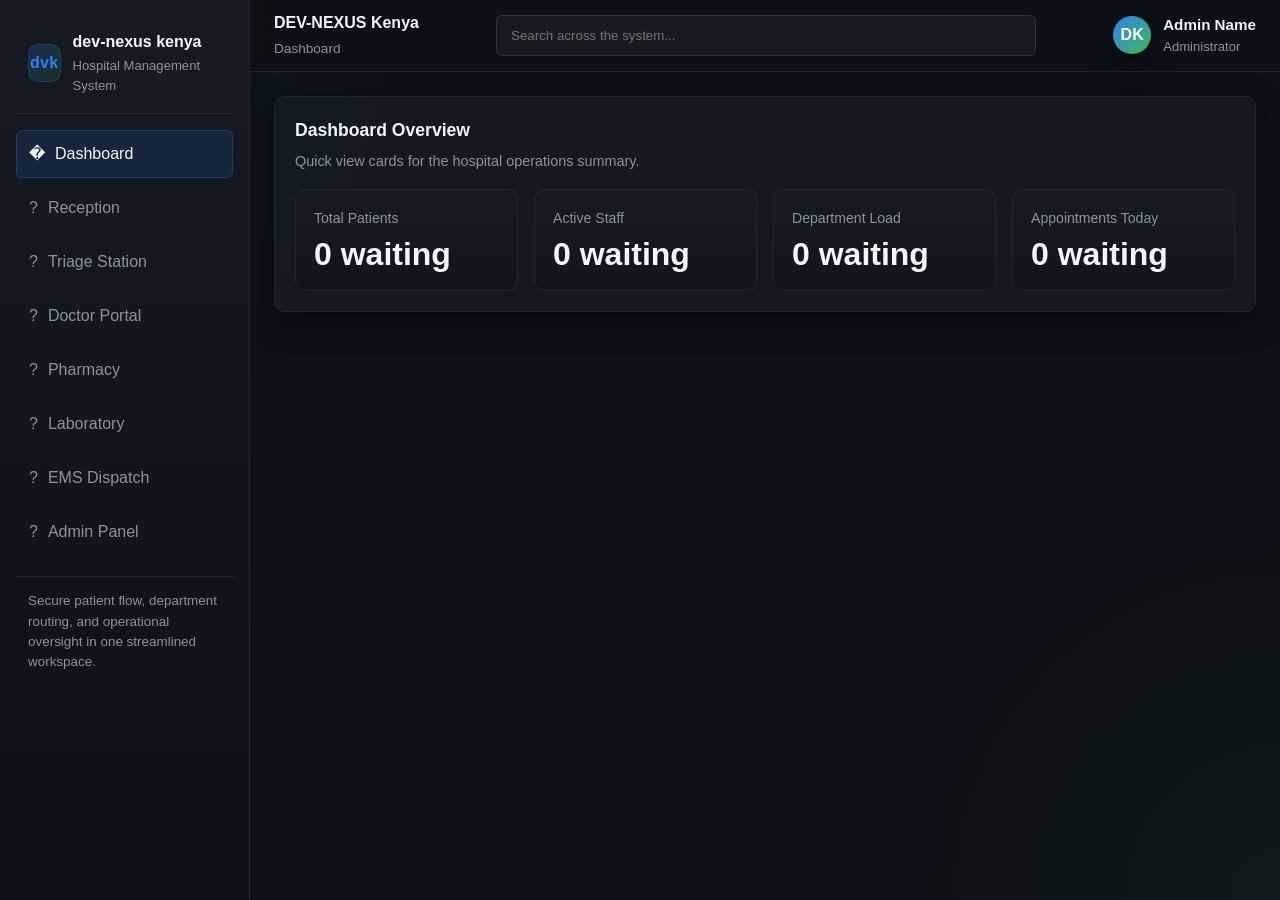
<file: index.html>
<!DOCTYPE html>
<html lang="en">
<head>
  <meta charset="UTF-8" />
  <meta name="viewport" content="width=device-width, initial-scale=1.0" />
  <title>Dashboard | dev-nexus Kenya</title>
  <link rel="stylesheet" href="styles.css" />
</head>
<body>
  <div class="app">
    <aside class="sidebar">
      <div class="brand">
        <div class="brand-mark">dvk</div>
        <div>
          <h1><dev-nexus>dev-nexus kenya</dev-nexus></h1>
          <p>Hospital Management System</p>
        </div>
      </div>

      <nav class="nav" aria-label="Primary navigation">
        <a class="active" href="index.html"><span class="icon">�</span>Dashboard</a>
        <a href="reception.html"><span class="icon">?</span>Reception</a>
        <a href="triage.html"><span class="icon">?</span>Triage Station</a>
        <a href="doctor.html"><span class="icon">?</span>Doctor Portal</a>
        <a href="pharmacy.html"><span class="icon">?</span>Pharmacy</a>
        <a href="laboratory.html"><span class="icon">?</span>Laboratory</a>
        <a href="ems.html"><span class="icon">?</span>EMS Dispatch</a>
        <a href="admin.html"><span class="icon">?</span>Admin Panel</a>
      </nav>

      <div class="sidebar-footer">
        Secure patient flow, department routing, and operational oversight in one streamlined workspace.
      </div>
    </aside>

    <main class="main">
      <header class="topbar">
        <div class="topbar-title">
          <strong>DEV-NEXUS Kenya</strong>
          <span>Dashboard</span>
        </div>
        <div class="topbar-search">
          <input type="search" placeholder="Search across the system..." aria-label="Search" />
        </div>
        <div class="profile" aria-label="User profile">
          <div class="avatar">DK</div>
          <div class="profile-meta">
            <strong>Admin Name</strong>
            <span>Administrator</span>
          </div>
        </div>
      </header>

      <div class="content">
        <section class="section">
          <div class="section-header">
            <h2>Dashboard Overview</h2>
            <p>Quick view cards for the hospital operations summary.</p>
          </div>

          <div class="cards">
            <article class="card">
              <div class="card-label">Total Patients</div>
              <div class="card-value">0 waiting</div>
            </article>
            <article class="card">
              <div class="card-label">Active Staff</div>
              <div class="card-value">0 waiting</div>
            </article>
            <article class="card">
              <div class="card-label">Department Load</div>
              <div class="card-value">0 waiting</div>
            </article>
            <article class="card">
              <div class="card-label">Appointments Today</div>
              <div class="card-value">0 waiting</div>
            </article>
          </div>
        </section>
      </div>
    </main>
  </div>
</body>
</html>
</file>
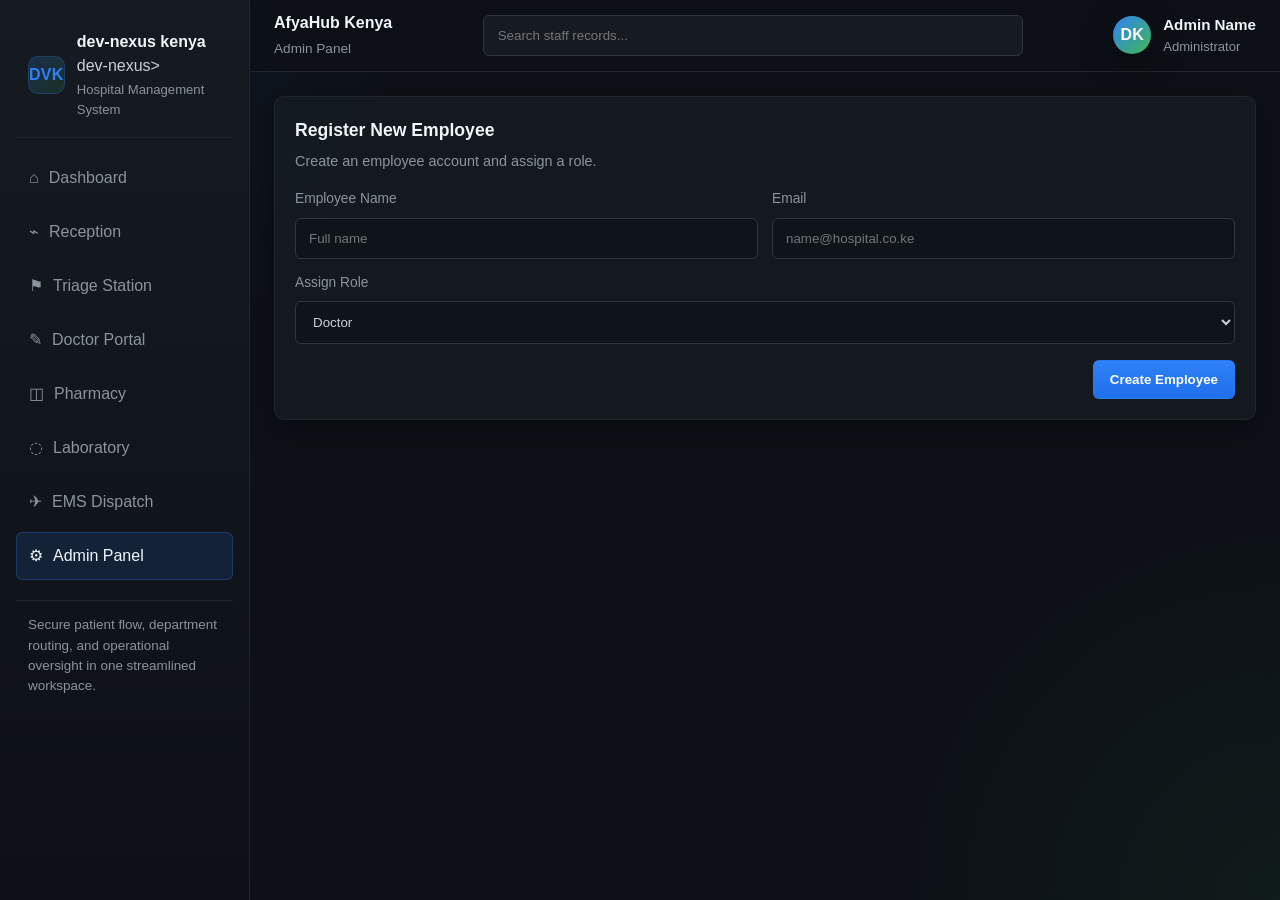
<file: admin.html>
<!DOCTYPE html>
<html lang="en">
<head>
  <meta charset="UTF-8" />
  <meta name="viewport" content="width=device-width, initial-scale=1.0" />
  <title>Admin Panel | dev-nexus Kenya</title>
  <link rel="stylesheet" href="styles.css" />
</head>
<body>
  <div class="app">
    <aside class="sidebar">
      <div class="brand">
        <div class="brand-mark">DVK</div>
        <div>
          <h1><dev-nexus>dev-nexus kenya</h1>dev-nexus></h1>
          <p>Hospital Management System</p>
        </div>
      </div>

      <nav class="nav" aria-label="Primary navigation">
        <a href="index.html"><span class="icon">⌂</span>Dashboard</a>
        <a href="reception.html"><span class="icon">⌁</span>Reception</a>
        <a href="triage.html"><span class="icon">⚑</span>Triage Station</a>
        <a href="doctor.html"><span class="icon">✎</span>Doctor Portal</a>
        <a href="pharmacy.html"><span class="icon">◫</span>Pharmacy</a>
        <a href="laboratory.html"><span class="icon">◌</span>Laboratory</a>
        <a href="ems.html"><span class="icon">✈</span>EMS Dispatch</a>
        <a class="active" href="admin.html"><span class="icon">⚙</span>Admin Panel</a>
      </nav>

      <div class="sidebar-footer">
        Secure patient flow, department routing, and operational oversight in one streamlined workspace.
      </div>
    </aside>

    <main class="main">
      <header class="topbar">
        <div class="topbar-title">
          <strong>AfyaHub Kenya</strong>
          <span>Admin Panel</span>
        </div>
        <div class="topbar-search">
          <input type="search" placeholder="Search staff records..." aria-label="Search" />
        </div>
        <div class="profile" aria-label="User profile">
          <div class="avatar">DK</div>
          <div class="profile-meta">
            <strong>Admin Name</strong>
            <span>Administrator</span>
          </div>
        </div>
      </header>

      <div class="content">
        <section class="section">
          <div class="section-header">
            <h2>Register New Employee</h2>
            <p>Create an employee account and assign a role.</p>
          </div>

          <form>
            <div class="form-grid">
              <div class="field">
                <label for="employee-name">Employee Name</label>
                <input id="employee-name" type="text" placeholder="Full name" />
              </div>
              <div class="field">
                <label for="employee-email">Email</label>
                <input id="employee-email" type="email" placeholder="name@hospital.co.ke" />
              </div>
              <div class="field" style="grid-column: 1 / -1;">
                <label for="employee-role">Assign Role</label>
                <select id="employee-role">
                  <option>Doctor</option>
                  <option>Receptionist</option>
                  <option>Lab Technician</option>
                  <option>Pharmacist</option>
                  <option>EMS Dispatcher</option>
                  <option>Administrator</option>
                </select>
              </div>
            </div>

            <div class="actions">
              <button class="btn btn-primary" type="submit">Create Employee</button>
            </div>
          </form>
        </section>
      </div>
    </main>
  </div>
</body>
</html>
</file>
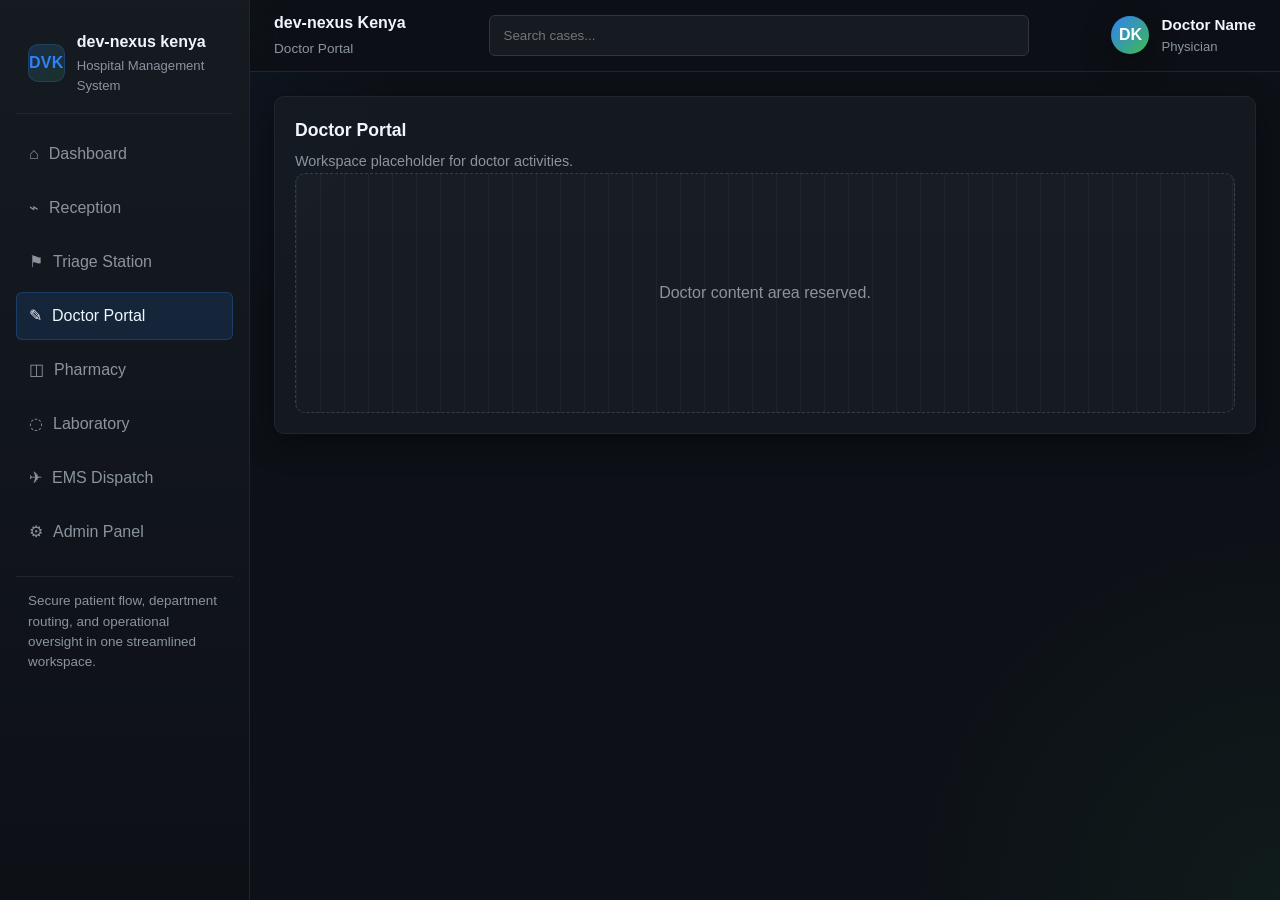
<file: doctor.html>
<!DOCTYPE html>
<html lang="en">
<head>
  <meta charset="UTF-8" />
  <meta name="viewport" content="width=device-width, initial-scale=1.0" />
  <title>Doctor Portal | dev-nexus Kenya</title>
  <link rel="stylesheet" href="styles.css" />
</head>
<body>
  <div class="app">
    <aside class="sidebar">
      <div class="brand">
        <div class="brand-mark">DVK</div>
        <div>
          <h1><dev-nexus>dev-nexus kenya</dev-nexus></h1>
          <p>Hospital Management System</p>
        </div>
      </div>

      <nav class="nav" aria-label="Primary navigation">
        <a href="index.html"><span class="icon">⌂</span>Dashboard</a>
        <a href="reception.html"><span class="icon">⌁</span>Reception</a>
        <a href="triage.html"><span class="icon">⚑</span>Triage Station</a>
        <a class="active" href="doctor.html"><span class="icon">✎</span>Doctor Portal</a>
        <a href="pharmacy.html"><span class="icon">◫</span>Pharmacy</a>
        <a href="laboratory.html"><span class="icon">◌</span>Laboratory</a>
        <a href="ems.html"><span class="icon">✈</span>EMS Dispatch</a>
        <a href="admin.html"><span class="icon">⚙</span>Admin Panel</a>
      </nav>

      <div class="sidebar-footer">
        Secure patient flow, department routing, and operational oversight in one streamlined workspace.
      </div>
    </aside>

    <main class="main">
      <header class="topbar">
        <div class="topbar-title">
          <strong>dev-nexus Kenya</strong>
          <span>Doctor Portal</span>
        </div>
        <div class="topbar-search">
          <input type="search" placeholder="Search cases..." aria-label="Search" />
        </div>
        <div class="profile" aria-label="User profile">
          <div class="avatar">DK</div>
          <div class="profile-meta">
            <strong>Doctor Name</strong>
            <span>Physician</span>
          </div>
        </div>
      </header>

      <div class="content">
        <section class="section">
          <div class="section-header">
            <h2>Doctor Portal</h2>
            <p>Workspace placeholder for doctor activities.</p>
          </div>
          <div class="placeholder">Doctor content area reserved.</div>
        </section>
      </div>
    </main>
  </div>
</body>
</html>
</file>
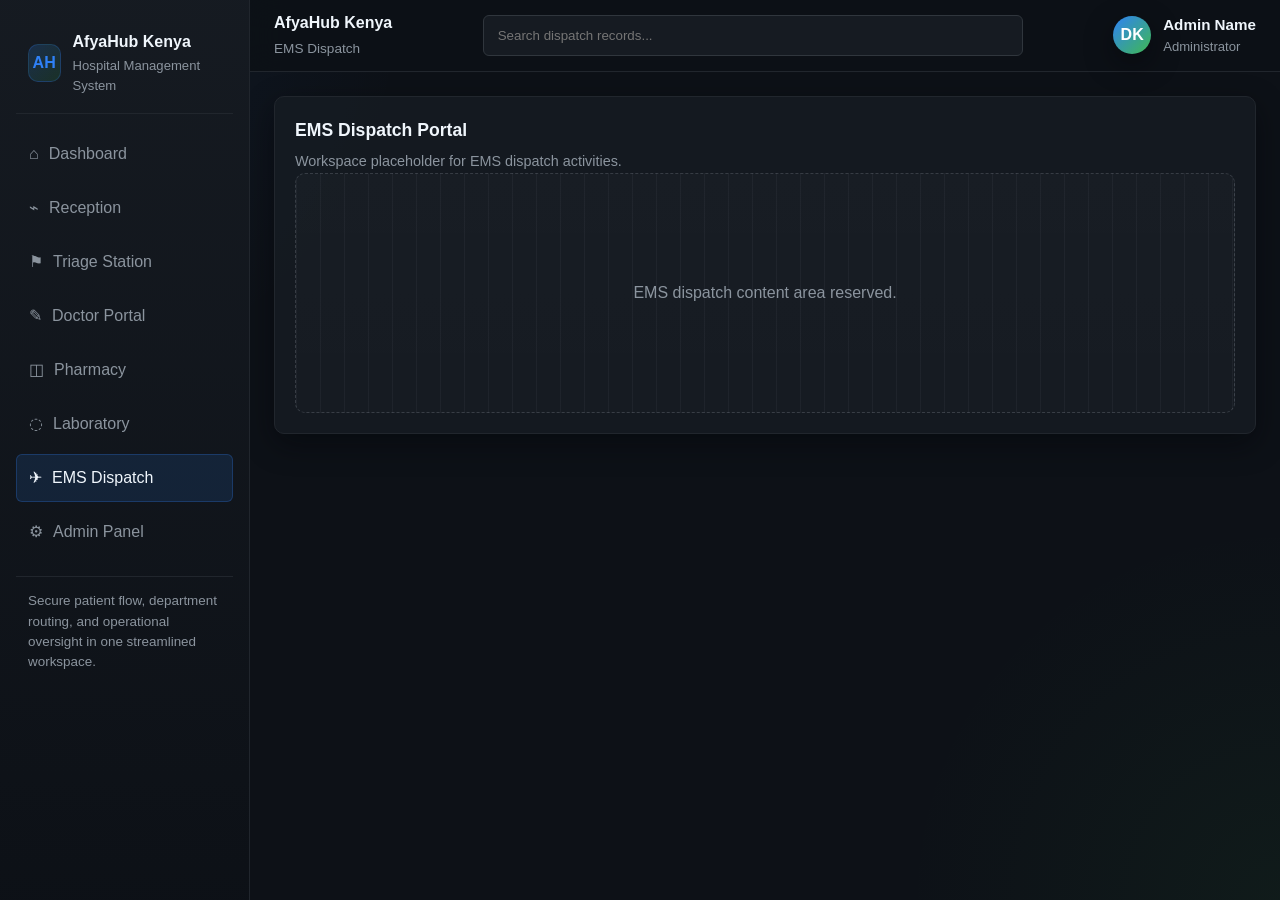
<file: ems.html>
<!DOCTYPE html>
<html lang="en">
<head>
  <meta charset="UTF-8" />
  <meta name="viewport" content="width=device-width, initial-scale=1.0" />
  <title>EMS Dispatch | AfyaHub Kenya</title>
  <link rel="stylesheet" href="styles.css" />
</head>
<body>
  <div class="app">
    <aside class="sidebar">
      <div class="brand">
        <div class="brand-mark">AH</div>
        <div>
          <h1>AfyaHub Kenya</h1>
          <p>Hospital Management System</p>
        </div>
      </div>

      <nav class="nav" aria-label="Primary navigation">
        <a href="index.html"><span class="icon">⌂</span>Dashboard</a>
        <a href="reception.html"><span class="icon">⌁</span>Reception</a>
        <a href="triage.html"><span class="icon">⚑</span>Triage Station</a>
        <a href="doctor.html"><span class="icon">✎</span>Doctor Portal</a>
        <a href="pharmacy.html"><span class="icon">◫</span>Pharmacy</a>
        <a href="laboratory.html"><span class="icon">◌</span>Laboratory</a>
        <a class="active" href="ems.html"><span class="icon">✈</span>EMS Dispatch</a>
        <a href="admin.html"><span class="icon">⚙</span>Admin Panel</a>
      </nav>

      <div class="sidebar-footer">
        Secure patient flow, department routing, and operational oversight in one streamlined workspace.
      </div>
    </aside>

    <main class="main">
      <header class="topbar">
        <div class="topbar-title">
          <strong>AfyaHub Kenya</strong>
          <span>EMS Dispatch</span>
        </div>
        <div class="topbar-search">
          <input type="search" placeholder="Search dispatch records..." aria-label="Search" />
        </div>
        <div class="profile" aria-label="User profile">
          <div class="avatar">DK</div>
          <div class="profile-meta">
            <strong>Admin Name</strong>
            <span>Administrator</span>
          </div>
        </div>
      </header>

      <div class="content">
        <section class="section">
          <div class="section-header">
            <h2>EMS Dispatch Portal</h2>
            <p>Workspace placeholder for EMS dispatch activities.</p>
          </div>
          <div class="placeholder">EMS dispatch content area reserved.</div>
        </section>
      </div>
    </main>
  </div>
</body>
</html>
</file>
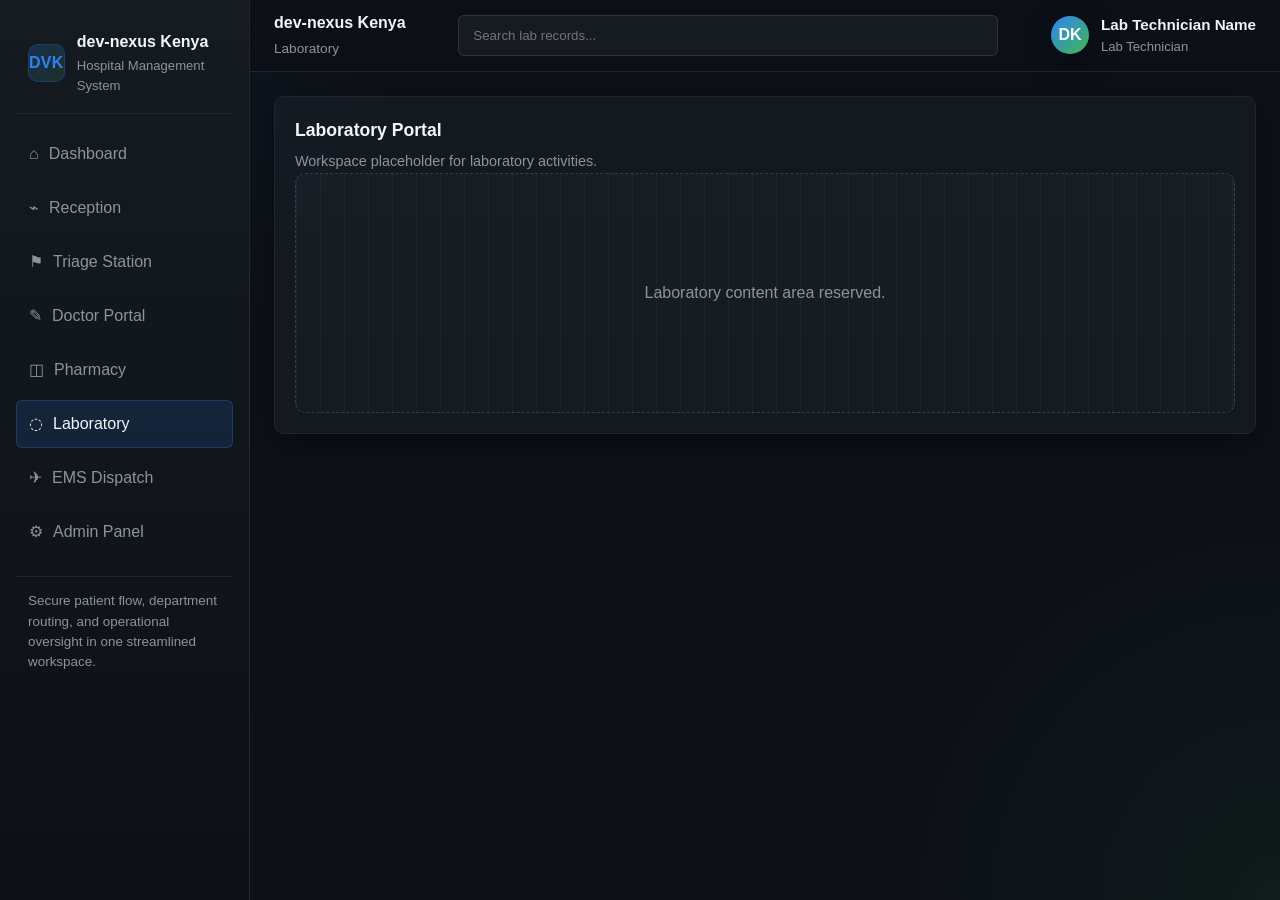
<file: laboratory.html>
<!DOCTYPE html>
<html lang="en">
<head>
  <meta charset="UTF-8" />
  <meta name="viewport" content="width=device-width, initial-scale=1.0" />
  <title>Laboratory | dev-nexus Kenya</title>
  <link rel="stylesheet" href="styles.css" />
</head>
<body>
  <div class="app">
    <aside class="sidebar">
      <div class="brand">
        <div class="brand-mark">DVK</div>
        <div>
          <h1>dev-nexus Kenya</h1>
          <p>Hospital Management System</p>
        </div>
      </div>

      <nav class="nav" aria-label="Primary navigation">
        <a href="index.html"><span class="icon">⌂</span>Dashboard</a>
        <a href="reception.html"><span class="icon">⌁</span>Reception</a>
        <a href="triage.html"><span class="icon">⚑</span>Triage Station</a>
        <a href="doctor.html"><span class="icon">✎</span>Doctor Portal</a>
        <a href="pharmacy.html"><span class="icon">◫</span>Pharmacy</a>
        <a class="active" href="laboratory.html"><span class="icon">◌</span>Laboratory</a>
        <a href="ems.html"><span class="icon">✈</span>EMS Dispatch</a>
        <a href="admin.html"><span class="icon">⚙</span>Admin Panel</a>
      </nav>

      <div class="sidebar-footer">
        Secure patient flow, department routing, and operational oversight in one streamlined workspace.
      </div>
    </aside>

    <main class="main">
      <header class="topbar">
        <div class="topbar-title">
          <strong>dev-nexus Kenya</strong>
          <span>Laboratory</span>
        </div>
        <div class="topbar-search">
          <input type="search" placeholder="Search lab records..." aria-label="Search" />
        </div>
        <div class="profile" aria-label="User profile">
          <div class="avatar">DK</div>
          <div class="profile-meta">
            <strong>Lab Technician Name</strong>
            <span>Lab Technician</span>
          </div>
        </div>
      </header>

      <div class="content">
        <section class="section">
          <div class="section-header">
            <h2>Laboratory Portal</h2>
            <p>Workspace placeholder for laboratory activities.</p>
          </div>
          <div class="placeholder">Laboratory content area reserved.</div>
        </section>
      </div>
    </main>
  </div>
</body>
</html>
</file>
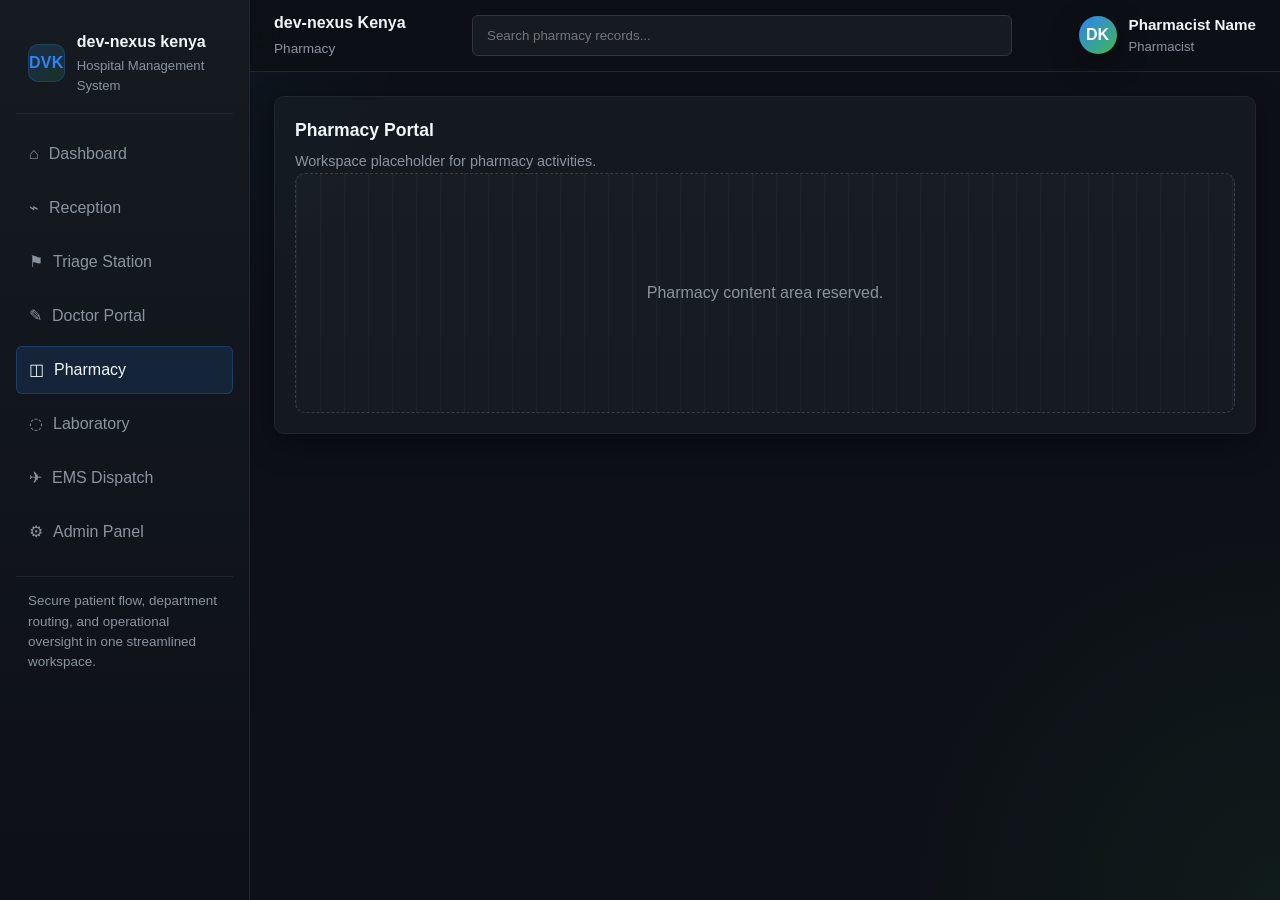
<file: pharmacy.html>
<!DOCTYPE html>
<html lang="en">
<head>
  <meta charset="UTF-8" />
  <meta name="viewport" content="width=device-width, initial-scale=1.0" />
  <title>Pharmacy | dev-nexus Kenya</title>
  <link rel="stylesheet" href="styles.css" />
</head>
<body>
  <div class="app">
    <aside class="sidebar">
      <div class="brand">
        <div class="brand-mark">DVK</div>
        <div>
          <h1><dev-nexus>dev-nexus kenya</dev-nexus></h1>
          <p>Hospital Management System</p>
        </div>
      </div>

      <nav class="nav" aria-label="Primary navigation">
        <a href="index.html"><span class="icon">⌂</span>Dashboard</a>
        <a href="reception.html"><span class="icon">⌁</span>Reception</a>
        <a href="triage.html"><span class="icon">⚑</span>Triage Station</a>
        <a href="doctor.html"><span class="icon">✎</span>Doctor Portal</a>
        <a class="active" href="pharmacy.html"><span class="icon">◫</span>Pharmacy</a>
        <a href="laboratory.html"><span class="icon">◌</span>Laboratory</a>
        <a href="ems.html"><span class="icon">✈</span>EMS Dispatch</a>
        <a href="admin.html"><span class="icon">⚙</span>Admin Panel</a>
      </nav>

      <div class="sidebar-footer">
        Secure patient flow, department routing, and operational oversight in one streamlined workspace.
      </div>
    </aside>

    <main class="main">
      <header class="topbar">
        <div class="topbar-title">
          <strong>dev-nexus Kenya</strong>
          <span>Pharmacy</span>
        </div>
        <div class="topbar-search">
          <input type="search" placeholder="Search pharmacy records..." aria-label="Search" />
        </div>
        <div class="profile" aria-label="User profile">
          <div class="avatar">DK</div>
          <div class="profile-meta">
            <strong>Pharmacist Name</strong>
            <span>Pharmacist</span>
          </div>
        </div>
      </header>

      <div class="content">
        <section class="section">
          <div class="section-header">
            <h2>Pharmacy Portal</h2>
            <p>Workspace placeholder for pharmacy activities.</p>
          </div>
          <div class="placeholder">Pharmacy content area reserved.</div>
        </section>
      </div>
    </main>
  </div>
</body>
</html>
</file>
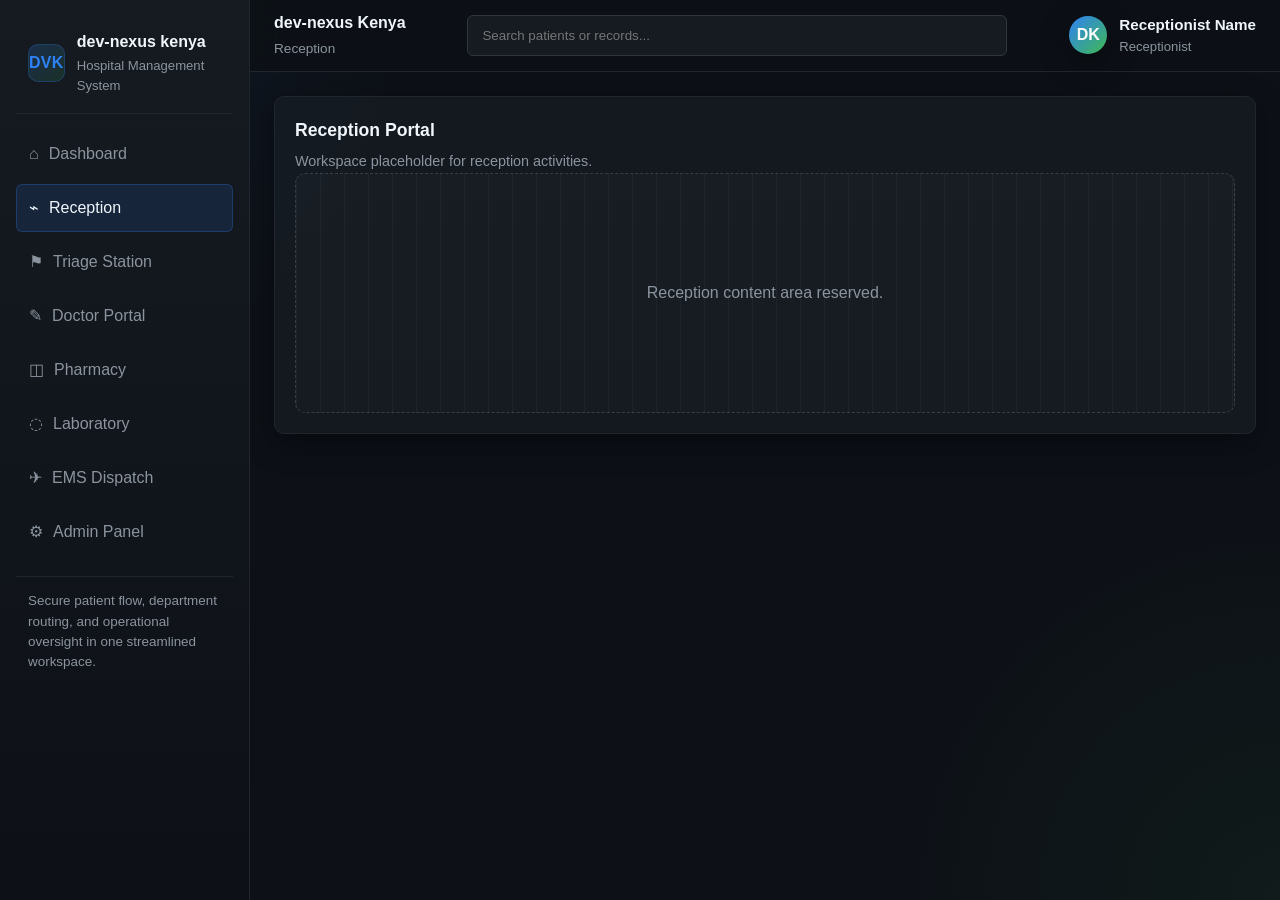
<file: reception.html>
<!DOCTYPE html>
<html lang="en">
<head>
  <meta charset="UTF-8" />
  <meta name="viewport" content="width=device-width, initial-scale=1.0" />
  <title>Reception | dev-nexus Kenya</title>
  <link rel="stylesheet" href="styles.css" />
</head>
<body>
  <div class="app">
    <aside class="sidebar">
      <div class="brand">
        <div class="brand-mark">DVK</div>
        <div>
          <h1><dev-nexus>dev-nexus kenya</dev-nexus></h1>
          <p>Hospital Management System</p>
        </div>
      </div>

      <nav class="nav" aria-label="Primary navigation">
        <a href="index.html"><span class="icon">⌂</span>Dashboard</a>
        <a class="active" href="reception.html"><span class="icon">⌁</span>Reception</a>
        <a href="triage.html"><span class="icon">⚑</span>Triage Station</a>
        <a href="doctor.html"><span class="icon">✎</span>Doctor Portal</a>
        <a href="pharmacy.html"><span class="icon">◫</span>Pharmacy</a>
        <a href="laboratory.html"><span class="icon">◌</span>Laboratory</a>
        <a href="ems.html"><span class="icon">✈</span>EMS Dispatch</a>
        <a href="admin.html"><span class="icon">⚙</span>Admin Panel</a>
      </nav>

      <div class="sidebar-footer">
        Secure patient flow, department routing, and operational oversight in one streamlined workspace.
      </div>
    </aside>

    <main class="main">
      <header class="topbar">
        <div class="topbar-title">
          <strong>dev-nexus Kenya</strong>
          <span>Reception</span>
        </div>
        <div class="topbar-search">
          <input type="search" placeholder="Search patients or records..." aria-label="Search" />
        </div>
        <div class="profile" aria-label="User profile">
          <div class="avatar">DK</div>
          <div class="profile-meta">
            <strong>Receptionist Name</strong>
            <span>Receptionist</span>
          </div>
        </div>
      </header>

      <div class="content">
        <section class="section">
          <div class="section-header">
            <h2>Reception Portal</h2>
            <p>Workspace placeholder for reception activities.</p>
          </div>
          <div class="placeholder">Reception content area reserved.</div>
        </section>
      </div>
    </main>
  </div>
</body>
</html>
</file>
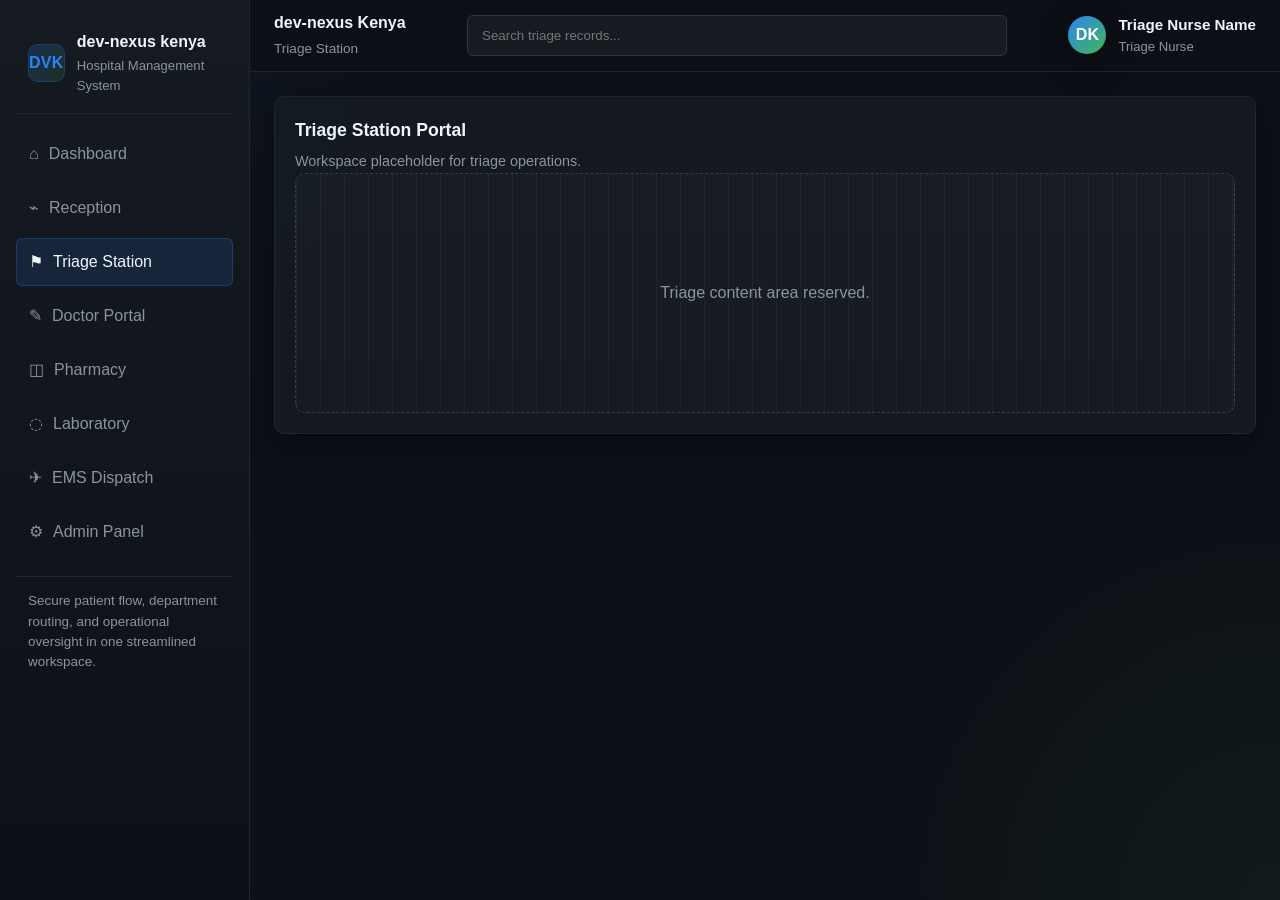
<file: triage.html>
<!DOCTYPE html>
<html lang="en">
<head>
  <meta charset="UTF-8" />
  <meta name="viewport" content="width=device-width, initial-scale=1.0" />
  <title>Triage Station | dev-nexus Kenya</title>
  <link rel="stylesheet" href="styles.css" />
</head>
<body>
  <div class="app">
    <aside class="sidebar">
      <div class="brand">
        <div class="brand-mark">DVK</div>
        <div>
          <h1><dev-nexus>dev-nexus kenya</dev-nexus></h1>
          <p>Hospital Management System</p>
        </div>
      </div>

      <nav class="nav" aria-label="Primary navigation">
        <a href="index.html"><span class="icon">⌂</span>Dashboard</a>
        <a href="reception.html"><span class="icon">⌁</span>Reception</a>
        <a class="active" href="triage.html"><span class="icon">⚑</span>Triage Station</a>
        <a href="doctor.html"><span class="icon">✎</span>Doctor Portal</a>
        <a href="pharmacy.html"><span class="icon">◫</span>Pharmacy</a>
        <a href="laboratory.html"><span class="icon">◌</span>Laboratory</a>
        <a href="ems.html"><span class="icon">✈</span>EMS Dispatch</a>
        <a href="admin.html"><span class="icon">⚙</span>Admin Panel</a>
      </nav>

      <div class="sidebar-footer">
        Secure patient flow, department routing, and operational oversight in one streamlined workspace.
      </div>
    </aside>

    <main class="main">
      <header class="topbar">
        <div class="topbar-title">
          <strong>dev-nexus Kenya</strong>
          <span>Triage Station</span>
        </div>
        <div class="topbar-search">
          <input type="search" placeholder="Search triage records..." aria-label="Search" />
        </div>
        <div class="profile" aria-label="User profile">
          <div class="avatar">DK</div>
          <div class="profile-meta">
            <strong>Triage Nurse Name</strong>
            <span>Triage Nurse</span>
          </div>
        </div>
      </header>

      <div class="content">
        <section class="section">
          <div class="section-header">
            <h2>Triage Station Portal</h2>
            <p>Workspace placeholder for triage operations.</p>
          </div>
          <div class="placeholder">Triage content area reserved.</div>
        </section>
      </div>
    </main>
  </div>
</body>
</html>
</file>
<file: styles.css>
:root {
  --bg: #0d1117;
  --bg-elevated: #161b22;
  --bg-soft: #0f141b;
  --border: #30363d;
  --border-soft: #21262d;
  --text: #c9d1d9;
  --text-muted: #8b949e;
  --text-strong: #f0f6fc;
  --accent: #2f81f7;
  --accent-hover: #4493f8;
  --shadow: 0 10px 30px rgba(1, 4, 9, 0.45);
  --radius: 6px;
  --sidebar-width: 250px;
  --topbar-height: 72px;
}

* {
  box-sizing: border-box;
}

body {
  margin: 0;
  font-family: -apple-system, BlinkMacSystemFont, "Segoe UI", Helvetica, Arial, sans-serif;
  background:
    radial-gradient(circle at top left, rgba(47, 129, 247, 0.08), transparent 26%),
    radial-gradient(circle at bottom right, rgba(63, 185, 80, 0.06), transparent 24%),
    var(--bg);
  color: var(--text);
  line-height: 1.5;
}

a {
  color: inherit;
  text-decoration: none;
}

.app {
  min-height: 100vh;
}

.sidebar {
  position: fixed;
  inset: 0 auto 0 0;
  width: var(--sidebar-width);
  background: linear-gradient(180deg, rgba(22, 27, 34, 0.98), rgba(13, 17, 23, 0.98));
  border-right: 1px solid var(--border-soft);
  padding: 20px 16px;
  overflow-y: auto;
  z-index: 20;
}

.brand {
  display: flex;
  align-items: center;
  gap: 12px;
  padding: 10px 12px 18px;
  border-bottom: 1px solid var(--border-soft);
  margin-bottom: 16px;
}

.brand-mark {
  width: 38px;
  height: 38px;
  border-radius: 10px;
  display: grid;
  place-items: center;
  background: linear-gradient(135deg, rgba(47, 129, 247, 0.2), rgba(63, 185, 80, 0.15));
  border: 1px solid rgba(47, 129, 247, 0.22);
  color: var(--accent);
  font-weight: 700;
  letter-spacing: 0.02em;
}

.brand h1 {
  margin: 0;
  font-size: 1rem;
  color: var(--text-strong);
}

.brand p {
  margin: 2px 0 0;
  font-size: 0.82rem;
  color: var(--text-muted);
}

.nav {
  display: grid;
  gap: 6px;
}

.nav a {
  display: flex;
  align-items: center;
  gap: 10px;
  padding: 11px 12px;
  border-radius: var(--radius);
  border: 1px solid transparent;
  color: var(--text-muted);
  transition: all 0.2s ease;
}

.nav a:hover,
.nav a:focus-visible {
  color: var(--text-strong);
  background: rgba(177, 186, 196, 0.08);
  border-color: var(--border);
  outline: none;
}

.nav a.active {
  color: var(--text-strong);
  background: rgba(47, 129, 247, 0.13);
  border-color: rgba(47, 129, 247, 0.25);
}

.sidebar-footer {
  margin-top: 20px;
  padding: 14px 12px;
  border-top: 1px solid var(--border-soft);
  color: var(--text-muted);
  font-size: 0.84rem;
}

.main {
  margin-left: var(--sidebar-width);
  min-height: 100vh;
}

.topbar {
  position: sticky;
  top: 0;
  z-index: 10;
  height: var(--topbar-height);
  display: flex;
  align-items: center;
  justify-content: space-between;
  gap: 16px;
  padding: 0 24px;
  background: rgba(13, 17, 23, 0.9);
  backdrop-filter: blur(16px);
  border-bottom: 1px solid var(--border-soft);
}

.topbar-title {
  display: flex;
  flex-direction: column;
  gap: 4px;
}

.topbar-title strong {
  color: var(--text-strong);
  font-size: 1rem;
}

.topbar-title span {
  color: var(--text-muted);
  font-size: 0.85rem;
}

.topbar-search {
  flex: 1;
  max-width: 540px;
}

.topbar-search input {
  width: 100%;
  padding: 12px 14px;
  background: var(--bg-elevated);
  color: var(--text);
  border: 1px solid var(--border);
  border-radius: var(--radius);
  outline: none;
}

.profile {
  display: flex;
  align-items: center;
  gap: 12px;
  min-width: fit-content;
}

.avatar {
  width: 38px;
  height: 38px;
  border-radius: 50%;
  background: linear-gradient(135deg, #2f81f7, #3fb950);
  display: grid;
  place-items: center;
  color: #fff;
  font-weight: 700;
  box-shadow: var(--shadow);
}

.profile-meta {
  display: flex;
  flex-direction: column;
  align-items: flex-start;
}

.profile-meta strong {
  color: var(--text-strong);
  font-size: 0.95rem;
}

.profile-meta span {
  color: var(--text-muted);
  font-size: 0.82rem;
}

.content {
  padding: 24px;
  display: grid;
  gap: 24px;
}

.section {
  background: rgba(22, 27, 34, 0.86);
  border: 1px solid var(--border-soft);
  border-radius: 10px;
  box-shadow: var(--shadow);
  padding: 20px;
}

.section-header h2 {
  margin: 0;
  color: var(--text-strong);
  font-size: 1.1rem;
}

.section-header p {
  margin: 8px 0 0;
  color: var(--text-muted);
  font-size: 0.9rem;
}

.cards {
  display: grid;
  grid-template-columns: repeat(4, minmax(0, 1fr));
  gap: 16px;
  margin-top: 16px;
}

.card {
  background: linear-gradient(180deg, rgba(22, 27, 34, 1), rgba(17, 22, 29, 1));
  border: 1px solid var(--border-soft);
  border-radius: 10px;
  padding: 18px;
}

.card-label {
  color: var(--text-muted);
  font-size: 0.88rem;
}

.card-value {
  color: var(--text-strong);
  font-size: 2rem;
  line-height: 1.1;
  font-weight: 700;
  margin-top: 8px;
}

.placeholder {
  min-height: 240px;
  border-radius: 10px;
  border: 1px dashed rgba(139, 148, 158, 0.28);
  background:
    linear-gradient(180deg, rgba(255, 255, 255, 0.02), rgba(255, 255, 255, 0.01)),
    repeating-linear-gradient(
      90deg,
      rgba(139, 148, 158, 0.07) 0,
      rgba(139, 148, 158, 0.07) 1px,
      transparent 1px,
      transparent 24px
    );
  display: grid;
  place-items: center;
  color: var(--text-muted);
  text-align: center;
  padding: 24px;
}

.form-grid {
  display: grid;
  grid-template-columns: repeat(2, minmax(0, 1fr));
  gap: 14px;
  margin-top: 16px;
}

.field {
  display: grid;
  gap: 8px;
}

.field label {
  font-size: 0.86rem;
  color: var(--text-muted);
}

.field input,
.field select {
  width: 100%;
  padding: 12px 13px;
  border-radius: var(--radius);
  border: 1px solid var(--border);
  background: var(--bg-soft);
  color: var(--text);
  outline: none;
}

.actions {
  display: flex;
  justify-content: flex-end;
  margin-top: 16px;
}

.btn {
  display: inline-flex;
  align-items: center;
  justify-content: center;
  padding: 11px 16px;
  border-radius: var(--radius);
  border: 1px solid var(--border);
  background: var(--bg-elevated);
  color: var(--text-strong);
  font-weight: 600;
  cursor: pointer;
  transition: all 0.2s ease;
}

.btn:hover,
.btn:focus-visible {
  background: #1f2630;
  border-color: #8b949e;
  outline: none;
}

.btn-primary {
  background: linear-gradient(180deg, var(--accent), #1f6feb);
  border-color: rgba(47, 129, 247, 0.5);
  color: #fff;
}

.btn-primary:hover,
.btn-primary:focus-visible {
  background: linear-gradient(180deg, var(--accent-hover), #1f6feb);
}

@media (max-width: 1180px) {
  .cards {
    grid-template-columns: repeat(2, minmax(0, 1fr));
  }
}

@media (max-width: 940px) {
  .sidebar {
    position: relative;
    width: 100%;
    inset: auto;
    border-right: 0;
    border-bottom: 1px solid var(--border-soft);
  }

  .main {
    margin-left: 0;
  }

  .topbar {
    height: auto;
    padding: 16px 18px;
    flex-direction: column;
    align-items: stretch;
  }

  .topbar-search {
    max-width: none;
  }

  .content {
    padding: 18px;
  }
}

@media (max-width: 680px) {
  .cards,
  .form-grid {
    grid-template-columns: 1fr;
  }

  .section {
    padding: 16px;
  }

  .profile-meta {
    display: none;
  }
}
</file>
